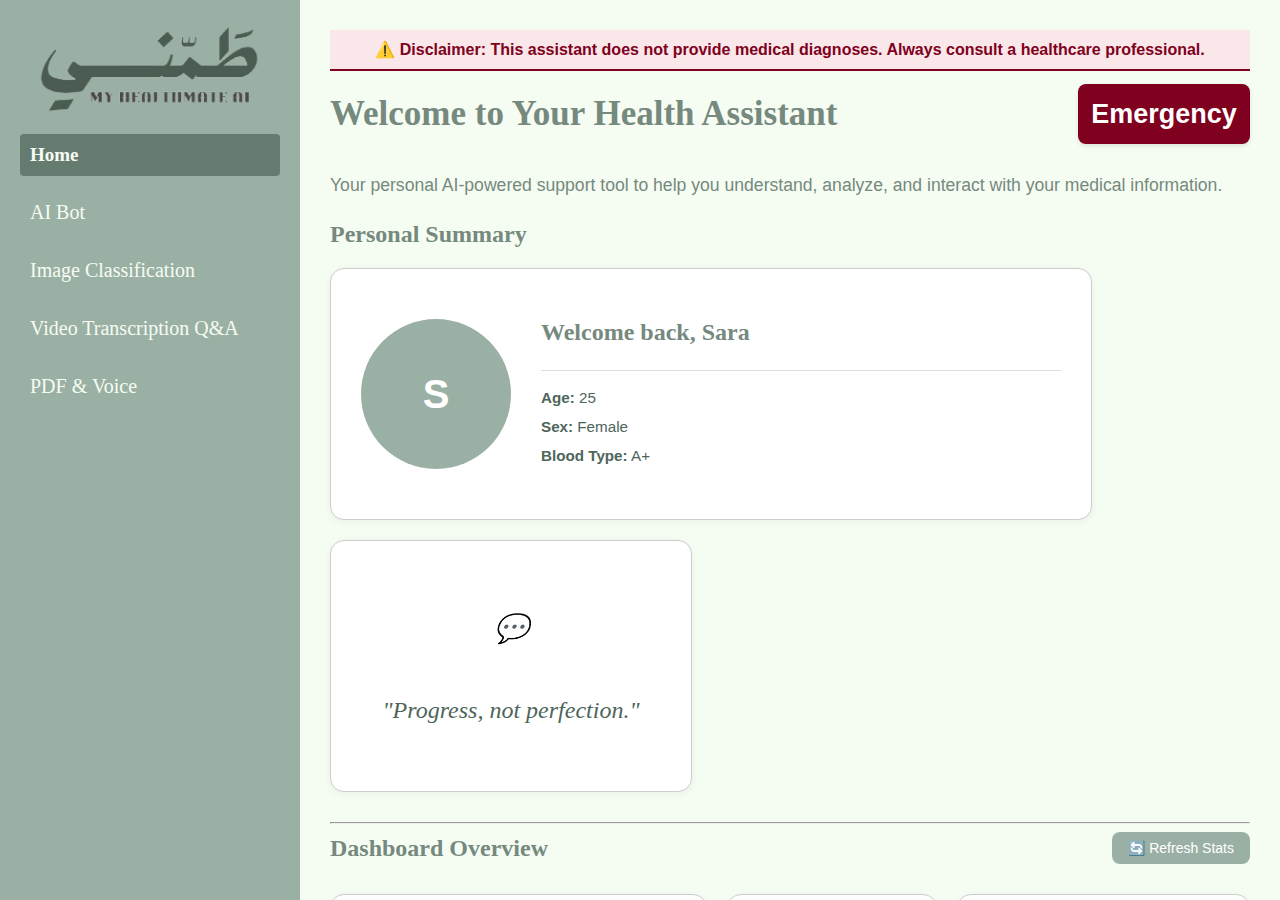
<file: templates/index.html>
<!DOCTYPE html>
<html lang="en">
<head>
  <meta charset="UTF-8" />
  <title>Health Assistant - Home</title>
  <link rel="stylesheet" href="/static/main.css" />
</head>
<body>
  <div class="container">
    <aside class="sidebar">
      <img src="/static/images/WN2.png" alt="Health Assistant Logo" class="sidebar-logo" />
      
    <!-- Sidebar -->
      <nav>
        <a href="/index" class="active">Home</a>
        <a href="/aiBot" >AI Bot</a>
        <a href="/imageClassification">Image Classification</a>
        <a href="/videoTranscribe">Video Transcription Q&A</a>
        <a href="/pdfVoice">PDF & Voice</a>
      </nav>
    </aside>

    <main class="content">
      <div class="disclaimer">
        ⚠️ Disclaimer: This assistant does not provide medical diagnoses. Always consult a healthcare professional.
      </div>
      <div class="header-with-button">
        <h1 style="font-family: Georgia, serif;  font-size: 35px">Welcome to Your Health Assistant</h1>
        <a href="" class="emergency-button">Emergency</a>
      </div>
      <p class="intro">
        Your personal AI-powered support tool to help you understand, analyze, and interact with your medical information.
      </p>

      <!-- Personal Section -->
      <h2 style="font-family: Georgia, serif;">Personal Summary</h2>
      <div class="profile-row">
        <div class="profile-card personal-card">
          <div class="avatar-circle">S</div>
          <div class="profile-info">
            <h2 style="font-family: Georgia, serif;">Welcome back, Sara</h2>
            <hr />
            <p><strong>Age:</strong> 25</p>
            <p><strong>Sex:</strong> Female</p>
            <p><strong>Blood Type:</strong> A+</p>
          </div>
        </div>

        <div class="quote-box">
          <h3>💬</h3>
          <p id="quoteText" style="font-family: Georgia, serif;">"Your health is your greatest wealth."</p>
        </div>
      </div>

      <hr />

      <!-- Dashboard Section -->
      <div class="dashboard-header">
        <h2 style="font-family: Georgia, serif;">Dashboard Overview</h2>
        <button id="refreshBtn">🔄 Refresh Stats</button>
      </div>
      

      <div class="dashboard-row">
        <div class="metric-card wide-card">
          <h3>Total Uploads</h3>
          <div class="upload-bars">
            <div class="upload-row">
              <span>PDFs</span>
              <div class="bar" style="--value: 80%"></div>
              <span class="count">8</span>
            </div>
            <div class="upload-row">
              <span>Voice Notes</span>
              <div class="bar" style="--value: 65%"></div>
              <span class="count">6</span>
            </div>
            <div class="upload-row">
              <span>Images</span>
              <div class="bar" style="--value: 45%"></div>
              <span class="count">4</span>
            </div>
            <div class="upload-row">
              <span>YouTube</span>
              <div class="bar" style="--value: 30%"></div>
              <span class="count">3</span>
            </div>
          </div>
        </div>
      
        <div class="metric-card narrow-card">
          <h3>Last Activity</h3>
          <p id="lastActive">Just now</p>
        </div>
      
        <div class="metric-card activity-card">
          <h3>Recent Activity</h3>
          <ul class="activity-list">
            <li><span class="time">12:05 PM</span> – Transcribed a voice note</li>
            <li><span class="time">11:42 AM</span> – Uploaded PDF for analysis</li>
            <li><span class="time">11:10 AM</span> – Asked a question about video</li>
          </ul>
        </div>
      </div>
      

      <br>
      <hr />

      <!-- Feature Cards -->
      <h2 style="font-family: Georgia, serif;">Health Assistant Features</h2>
      <div class="dashboard-cards">
        <div class="card" onclick="location.href='aiBot.html'">
          <h3>AI Chat Assistant</h3>
          <p>Chat with your health AI and get instant answers.</p>
        </div>

        <div class="card" onclick="location.href='imageClassification.html'">
          <h3>Image Classification</h3>
          <p>Upload medical images and receive intelligent classifications.</p>
        </div>

        <div class="card" onclick="location.href='videoTranscribe.html'">
          <h3>Video Transcription + Q&A</h3>
          <p>Convert videos to text and ask questions based on the content.</p>
        </div>

        <div class="card" onclick="location.href='pdfVoice.html'">
          <h3>PDF & Voice Notes Analysis</h3>
          <p>Upload medical PDFs or voice notes and interact with them using AI.</p>
        </div>
      </div>
    </main>
  </div>

  <script>
    const refreshBtn = document.getElementById("refreshBtn");
    const lastActive = document.getElementById("lastActive");

    refreshBtn.addEventListener("click", () => {
      const now = new Date().toLocaleString();
      lastActive.textContent = now;
    });

    const quotes = [
      "Your health is your greatest wealth.",
      "Small steps every day lead to big results.",
      "Rest and self-care are productive too.",
      "Healing is not linear — be kind to yourself.",
      "Your body hears everything your mind says.",
      "Progress, not perfection.",
      "You are doing better than you think.",
      "Take care of your body, it’s the only place you have to live.",
      "Listening to your body is an act of self-respect.",
      "Stay positive. Your health journey is worth it."
    ];

    const quoteText = document.getElementById("quoteText");
    const randomIndex = Math.floor(Math.random() * quotes.length);
    quoteText.textContent = `"${quotes[randomIndex]}"`;
  </script>
</body>
</html>
</file>
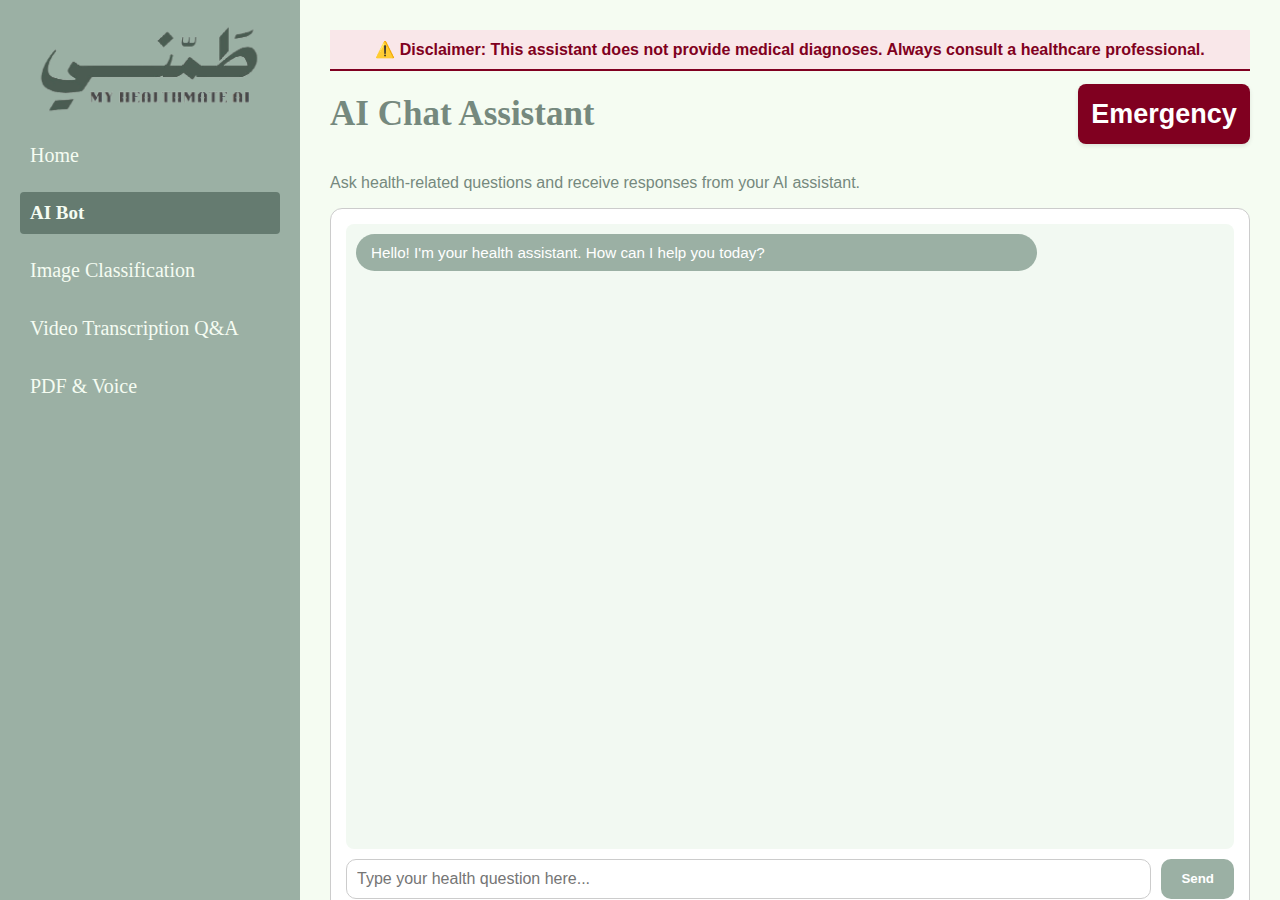
<file: templates/aiBot.html>
<!DOCTYPE html>
<html lang="en">
<head>
  <meta charset="UTF-8" />
  <title>AI Chat Assistant</title>
  <link rel="stylesheet" href="/static/main.css" />
  <link rel="stylesheet" href="/static/aiBot.css" />
</head>
<body>
  <div class="container">
    <!-- Sidebar -->
    <aside class="sidebar">
      <img src="/static/images/WN2.png" alt="Health Assistant Logo" class="sidebar-logo" />
      <nav>
        <a href="/index">Home</a>
        <a href="/aiBot" class="active">AI Bot</a>
        <a href="/imageClassification">Image Classification</a>
        <a href="/videoTranscribe">Video Transcription Q&A</a>
        <a href="/pdfVoice">PDF & Voice</a>
      </nav>
    </aside>

    <!-- Content -->
    <main class="content">
      <div class="disclaimer">
        ⚠️ Disclaimer: This assistant does not provide medical diagnoses. Always consult a healthcare professional.
      </div>
      <div class="header-with-button">
        <h1 style="font-family: Georgia, serif;  font-size: 35px">AI Chat Assistant</h1>
        <a href="" class="emergency-button">Emergency</a>
      </div>
      <p>Ask health-related questions and receive responses from your AI assistant.</p>

      <div class="chat-box">
        <div id="chat-log" class="chat-log">
          <div class="chat-bubble bot">Hello! I'm your health assistant. How can I help you today?</div>
        </div>

        <form id="chat-form" class="chat-form">
          <input type="text" id="user-input" placeholder="Type your health question here..." required />
          <button type="submit">Send</button>
        </form>
      </div>
    </main>
  </div>

  <script>
      const form = document.getElementById('chat-form');
      const input = document.getElementById('user-input');
      const chatLog = document.getElementById('chat-log');
    
      form.addEventListener('submit', async (e) => {
        e.preventDefault();
        const userMsg = input.value.trim();
        if (!userMsg) return;
    
        const userBubble = document.createElement('div');
        userBubble.className = 'chat-bubble user';
        userBubble.textContent = userMsg;
        chatLog.appendChild(userBubble);
        chatLog.scrollTop = chatLog.scrollHeight;
    
        input.value = '';
    
        // Send to backend
        try {
          const res = await fetch('/ask', {
            method: 'POST',
            headers: {
              'Content-Type': 'application/json'
            },
            body: JSON.stringify({ message: userMsg })
          });
    
          const data = await res.json();
          const botBubble = document.createElement('div');
          botBubble.className = 'chat-bubble bot';
          botBubble.textContent = data.response || "Sorry, I couldn't understand that.";
          chatLog.appendChild(botBubble);
          chatLog.scrollTop = chatLog.scrollHeight;
        } catch (error) {
          console.error('Error:', error);
        }
      });
    </script>
</body>
</html>
</file>
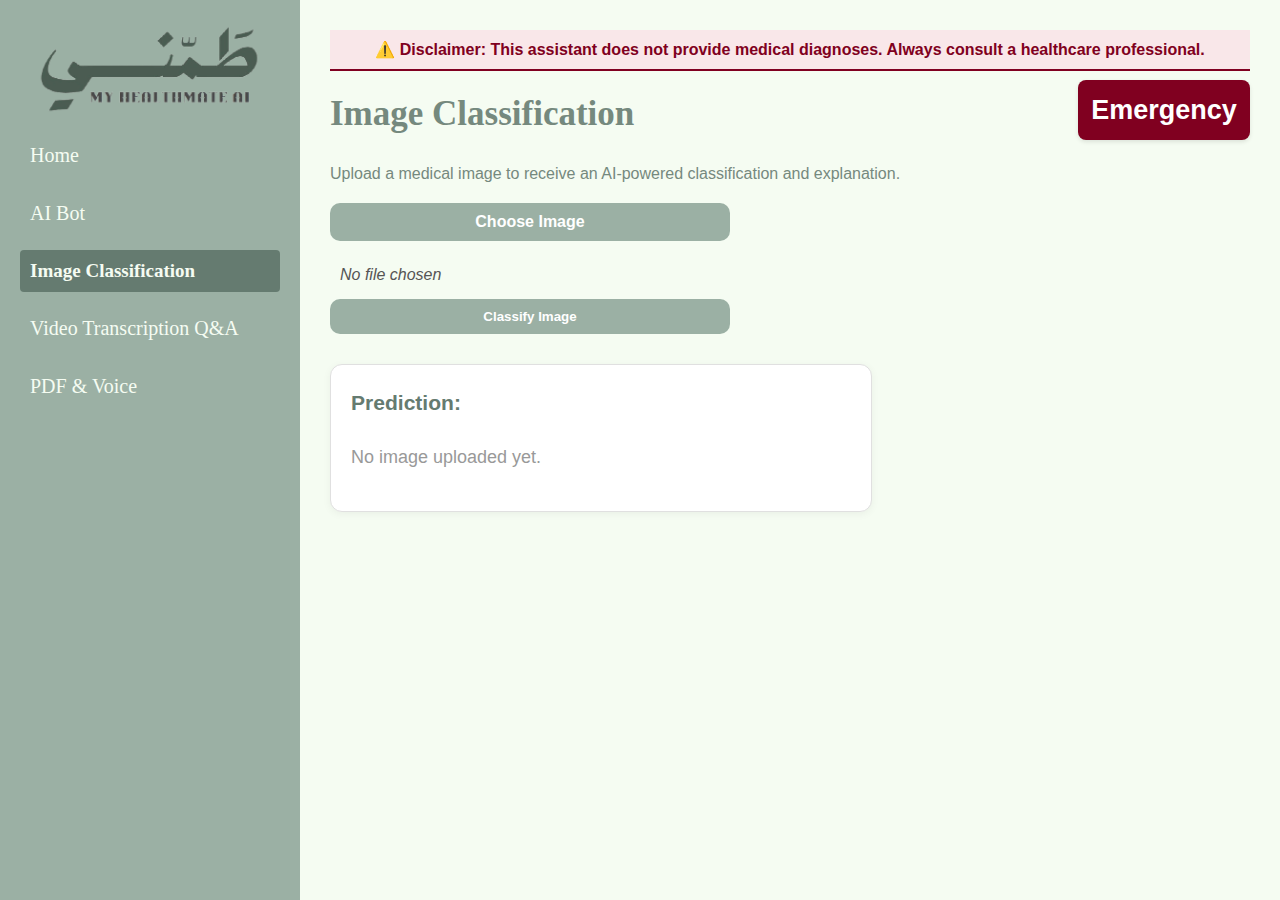
<file: templates/imageClassification.html>
<!DOCTYPE html>
<html lang="en">
<head>
  <meta charset="UTF-8" />
  <title>Image Classification</title>
  <link rel="stylesheet" href="/static/features.css" />
  <link rel="stylesheet" href="/static/imageClassification.css" />
  <link rel="stylesheet" href="/static/main.css" />
</head>
<body>
  <div class="container">
    <!-- Sidebar -->
    <aside class="sidebar">
      <img src="/static/images/WN2.png" alt="Health Assistant Logo" class="sidebar-logo" />
      <nav>
        <a href="/index">Home</a>
        <a href="/aiBot">AI Bot</a>
        <a href="/imageClassification" class="active">Image Classification</a>
        <a href="/videoTranscribe">Video Transcription Q&A</a>
        <a href="/pdfVoice">PDF & Voice</a>
      </nav>
    </aside>

    <!-- Content -->
    <main class="content">
      <div class="disclaimer">
        ⚠️ Disclaimer: This assistant does not provide medical diagnoses. Always consult a healthcare professional.
      </div>
      <div class="header-with-button">
        <h1 style="font-family: Georgia, serif;  font-size: 35px">Image Classification</h1>
        <a href="" class="emergency-button">Emergency</a>
      </div>
      <p>Upload a medical image to receive an AI-powered classification and explanation.</p>

      <form class="upload-form" id="uploadForm" enctype="multipart/form-data">
        <input type="file" id="image-file" name="file" accept="image/*" hidden required />
        <label for="image-file" class="file-label">Choose Image</label>
        <span id="image-name" class="file-name">No file chosen</span>
        <button type="submit">Classify Image</button>
      </form>

      <div class="result-box">
        <h3>Prediction:</h3>
        <p id="result-text" class="placeholder">No image uploaded yet.</p>
      </div>
    </main>
  </div>

  <script>
    const imageInput = document.getElementById("image-file");
    const imageName = document.getElementById("image-name");
    const uploadForm = document.getElementById("uploadForm");
    const resultText = document.getElementById("result-text");
  
    imageInput.addEventListener("change", () => {
      imageName.textContent = imageInput.files.length > 0
        ? imageInput.files[0].name
        : "No file chosen";
    });
  
    uploadForm.addEventListener("submit", async (e) => {
      e.preventDefault();
  
      const formData = new FormData(uploadForm);
      try {
        const response = await fetch("/classify-image", {
          method: "POST",
          body: formData
        });
        const data = await response.json();
  
        // ✅ Render formatted HTML response
        resultText.innerHTML = data.result;
        resultText.classList.remove("placeholder");
  
      } catch (err) {
        resultText.textContent = "⚠️ Error classifying image.";
        resultText.classList.add("error");
      }
    });
  </script>
  
</body>
</html>
</file>
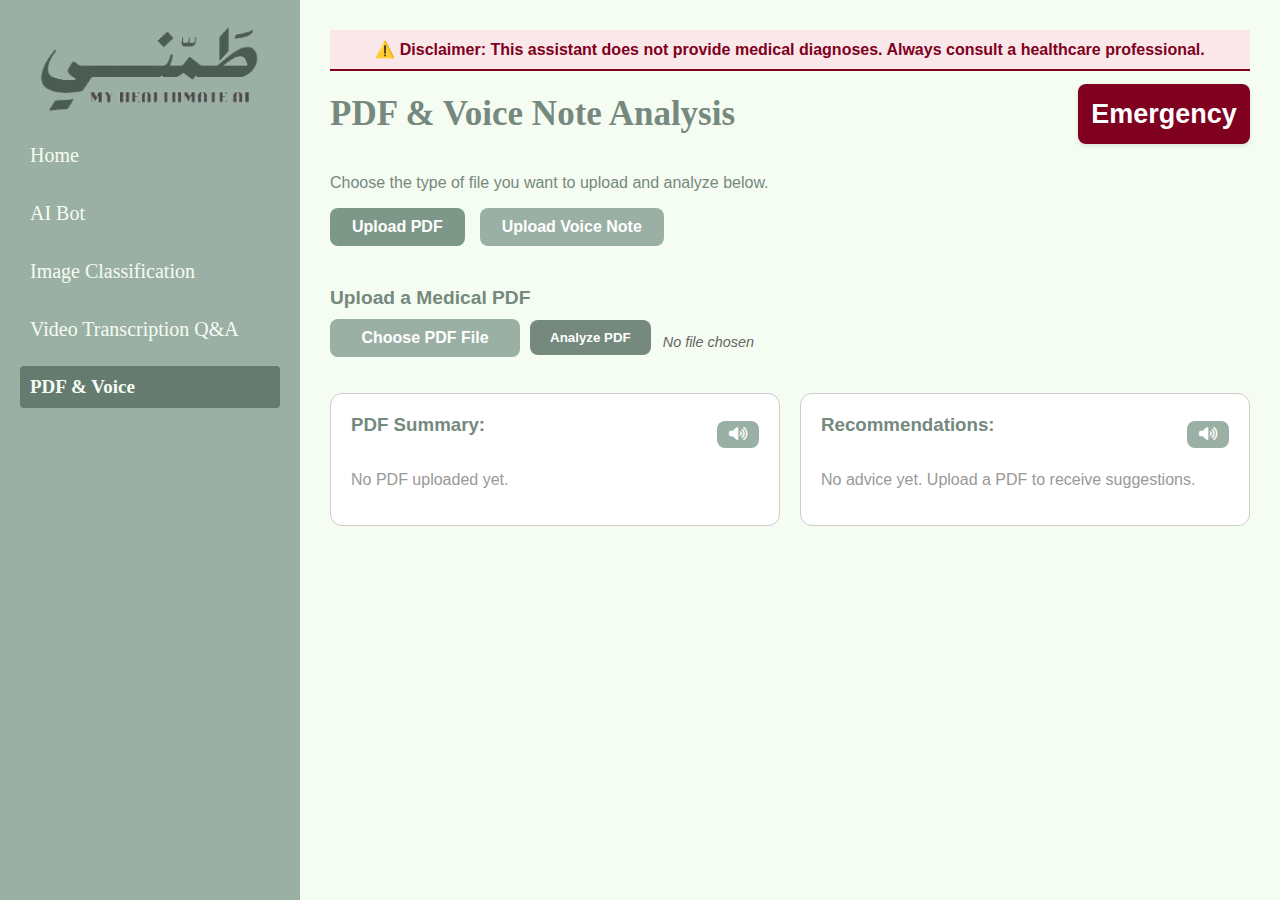
<file: templates/pdfVoice.html>
<!DOCTYPE html>
<html lang="en">
<head>
  <meta charset="UTF-8" />
  <title>PDF & Voice Note Analysis</title>
  <link rel="stylesheet" href="/static/main.css" />
  <link rel="stylesheet" href="/static/features.css" />
  <link rel="stylesheet" href="/static/pdfvoice.css" />
  <link rel="stylesheet" href="https://cdnjs.cloudflare.com/ajax/libs/font-awesome/6.5.0/css/all.min.css">
  <style>
    .file-row {
      display: flex;
      align-items: center;
      gap: 10px;
      flex-wrap: wrap;
      margin-bottom: 6px;
    }

    .file-name {
      display: block;
      font-style: italic;
      font-size: 0.9em;
      color: #666;
      margin-left: 2px;
    }
  </style>
</head>
<body>
  <div class="container">
    <!-- Sidebar -->
    <aside class="sidebar">
      <img src="/static/images/WN2.png" alt="Health Assistant Logo" class="sidebar-logo" />
      <nav>
        <a href="/index">Home</a>
        <a href="/aiBot">AI Bot</a>
        <a href="/imageClassification">Image Classification</a>
        <a href="/videoTranscribe">Video Transcription Q&A</a>
        <a href="/pdfVoice" class="active">PDF & Voice</a>
      </nav>
    </aside>

    <!-- Main Content -->
    <main class="content">
      <div class="disclaimer">
        ⚠️ Disclaimer: This assistant does not provide medical diagnoses. Always consult a healthcare professional.
      </div>
      <div class="header-with-button">
        <h1 style="font-family: Georgia, serif;  font-size: 35px">PDF & Voice Note Analysis</h1>
        <a href="" class="emergency-button">Emergency</a>
      </div>
      <p>Choose the type of file you want to upload and analyze below.</p>

      <!-- Toggle Tabs -->
      <div class="toggle-tabs">
        <button class="tab-btn active" data-target="pdf-tab">Upload PDF</button>
        <button class="tab-btn" data-target="voice-tab">Upload Voice Note</button>
      </div>

      <!-- === PDF Upload Section === -->
      <div id="pdf-tab" class="upload-tab active">
        <div class="flex-container">
          <div class="left-panel">
            <h2>Upload a Medical PDF</h2>
            <form class="upload-form">
              <input type="file" id="pdf-file" accept=".pdf" hidden required />
              <div class="file-row">
                <label for="pdf-file" class="file-label">Choose PDF File</label>
                <button type="submit">Analyze PDF</button>
              </div>
              <span id="pdf-name" class="file-name">No file chosen</span>
            </form>
          </div>
        </div>

        <div class="flex-row">
          <!-- PDF Summary -->
          <div class="result-box">
            <div class="heading-row">
              <h3>PDF Summary:</h3>
              <button onclick="readText('pdf-summary')">
                <i class="fa-solid fa-volume-high"></i>
              </button>
            </div>
            <p id="pdf-summary" class="placeholder">No PDF uploaded yet.</p>
          </div>

          <!-- PDF Advice -->
          <div class="result-box">
            <div class="heading-row">
              <h3>Recommendations:</h3>
              <button onclick="readText('pdf-advice')">
                <i class="fa-solid fa-volume-high"></i>
              </button>
            </div>
            <p id="pdf-advice" class="placeholder">No advice yet. Upload a PDF to receive suggestions.</p>
          </div>
        </div>
      </div> <!-- End PDF tab -->

      <!-- === Voice Upload Section === -->
      <div id="voice-tab" class="upload-tab">
        <div class="upload-form-block">
          <h2> Upload a Voice Note</h2>
          <form class="upload-form">
            <input type="file" id="voice-file" accept="audio/*" hidden required />
            <div class="file-row">
              <label for="voice-file" class="file-label">Choose Audio File</label>
              <button type="submit">Transcribe & Analyze</button>
            </div>
            <span id="voice-name" class="file-name">No file chosen</span>
          </form>
        </div>

        <div class="flex-row">
          <!-- Voice Summary -->
          <div class="result-box">
            <div class="heading-row">
              <h3>Voice Note Summary:</h3>
              <button onclick="readText('voice-summary')">
                <i class="fa-solid fa-volume-high"></i>
              </button>
            </div>
            <p id="voice-summary" class="placeholder">No audio uploaded yet.</p>
          </div>

          <!-- Voice Advice -->
          <div class="result-box">
            <div class="heading-row">
              <h3>Recommendations:</h3>
              <button onclick="readText('voice-advice')">
                <i class="fa-solid fa-volume-high"></i>
              </button>
            </div>
            <p id="voice-advice" class="placeholder">No advice yet. Upload a voice note to receive suggestions.</p>
          </div>
        </div>
      </div>
    </main>
  </div>

  <!-- JavaScript -->
  <script>
    // Tab toggle
    const tabs = document.querySelectorAll(".tab-btn");
    const tabContents = document.querySelectorAll(".upload-tab");

    tabs.forEach(tab => {
      tab.addEventListener("click", () => {
        tabs.forEach(btn => btn.classList.remove("active"));
        tabContents.forEach(tc => tc.classList.remove("active"));
        tab.classList.add("active");
        document.getElementById(tab.dataset.target).classList.add("active");
      });
    });

    // File name display
    const pdfInput = document.getElementById("pdf-file");
    const pdfName = document.getElementById("pdf-name");
    pdfInput.addEventListener("change", () => {
      pdfName.textContent = pdfInput.files.length > 0 ? pdfInput.files[0].name : "No file chosen";
    });

    const voiceInput = document.getElementById("voice-file");
    const voiceName = document.getElementById("voice-name");
    voiceInput.addEventListener("change", () => {
      voiceName.textContent = voiceInput.files.length > 0 ? voiceInput.files[0].name : "No file chosen";
    });

    // PDF submission
    document.querySelector("#pdf-tab .upload-form").addEventListener("submit", async function (e) {
      e.preventDefault();
      const formData = new FormData();
      formData.append("pdf_file", pdfInput.files[0]);

      document.getElementById("pdf-summary").textContent = "⏳ Summarizing PDF...";
      document.getElementById("pdf-advice").textContent = "⏳ Generating advice...";

      const res = await fetch("/analyze-pdf", {
        method: "POST",
        body: formData
      });

      const data = await res.json();
      document.getElementById("pdf-summary").textContent = data.summary || "❌ Failed to summarize.";
      document.getElementById("pdf-advice").textContent = data.advice || "❌ No advice generated.";
    });

    // Voice submission
    document.querySelector("#voice-tab .upload-form").addEventListener("submit", async function (e) {
      e.preventDefault();
      const formData = new FormData();
      formData.append("audio_file", voiceInput.files[0]);

      document.getElementById("voice-summary").textContent = "⏳ Transcribing audio...";
      document.getElementById("voice-advice").textContent = "⏳ Generating advice...";

      const res = await fetch("/transcribe-audio", {
        method: "POST",
        body: formData
      });

      const data = await res.json();
      document.getElementById("voice-summary").textContent = data.transcription || "❌ Failed to transcribe.";
      document.getElementById("voice-advice").textContent = data.advice || "❌ No advice generated.";
    });

    // Read aloud
    let currentUtterance = null;
let currentReadingId = null;

function readText(id) {
  const element = document.getElementById(id);
  if (!element) return;

  const text = element.textContent;

  // If the same section is being read again → stop it
  if (speechSynthesis.speaking && currentReadingId === id) {
    speechSynthesis.cancel();
    currentUtterance = null;
    currentReadingId = null;
    return;
  }

  // If something else is speaking → stop it first
  speechSynthesis.cancel();

  const utterance = new SpeechSynthesisUtterance(text);
  utterance.lang = "en-US";

  currentUtterance = utterance;
  currentReadingId = id;

  speechSynthesis.speak(utterance);

  // Reset state when done
  utterance.onend = () => {
    currentUtterance = null;
    currentReadingId = null;
  };
}

  </script>
</body>
</html>
</file>
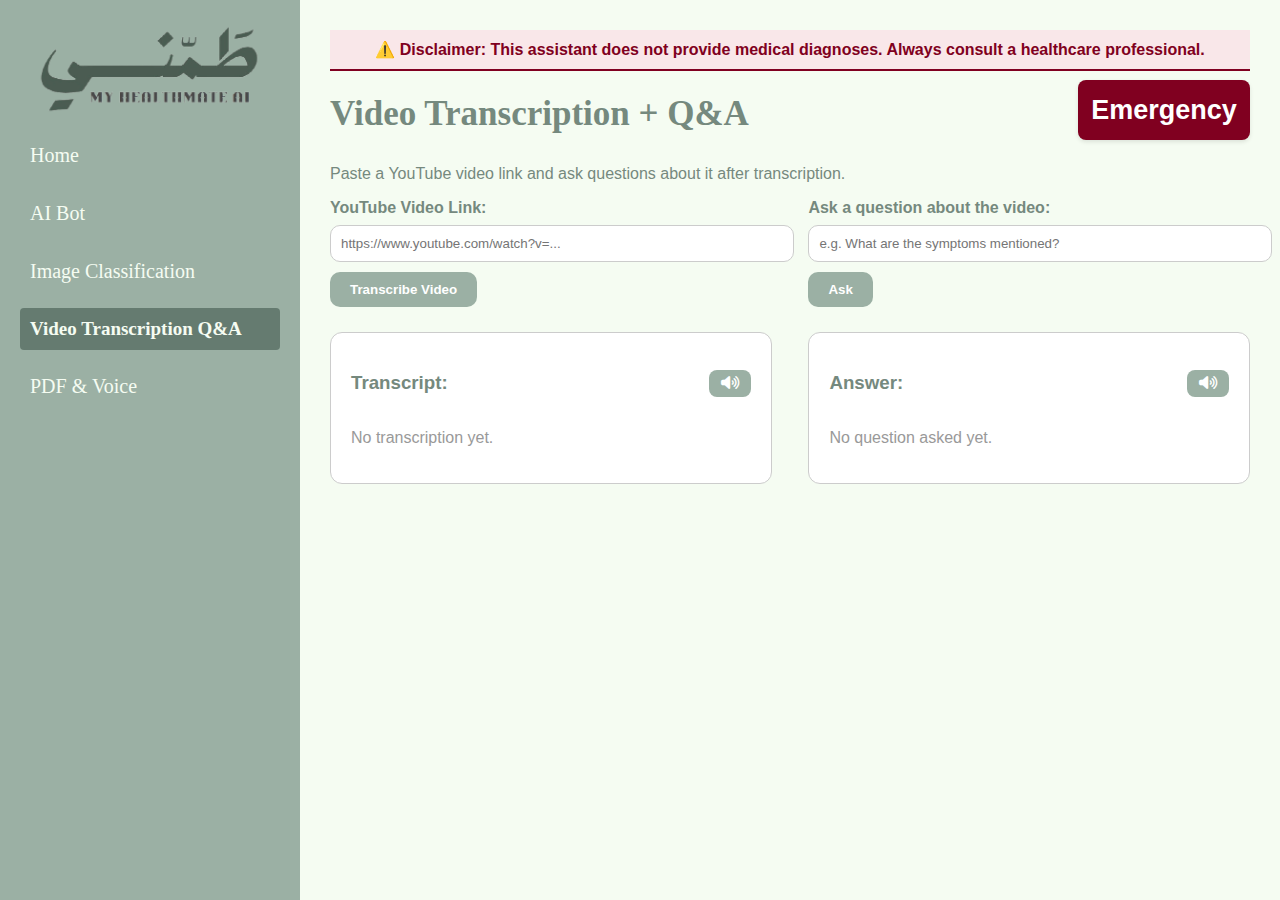
<file: templates/videoTranscribe.html>
<!DOCTYPE html>
<html lang="en">
<head>
  <meta charset="UTF-8" />
  <title>Video Transcription + Q&A</title>
  <link rel="stylesheet" href="/static/features.css" />
  <link rel="stylesheet" href="/static/videoTranscribe.css" />
  <link rel="stylesheet" href="/static/main.css" />
  <link rel="stylesheet" href="https://cdnjs.cloudflare.com/ajax/libs/font-awesome/6.5.0/css/all.min.css">
</head>
<body>
  <div class="container">
    <!-- Sidebar -->
    <aside class="sidebar">
      <img src="/static/images/WN2.png" alt="Health Assistant Logo" class="sidebar-logo" />
      <nav>
        <a href="/index">Home</a>
        <a href="/aiBot">AI Bot</a>
        <a href="/imageClassification">Image Classification</a>
        <a href="/videoTranscribe" class="active">Video Transcription Q&A</a>
        <a href="/pdfVoice">PDF & Voice</a>
      </nav>
    </aside>

    <!-- Main Content -->
    <main class="content">
      <div class="disclaimer">
        ⚠️ Disclaimer: This assistant does not provide medical diagnoses. Always consult a healthcare professional.
      </div>
      <div class="header-with-button">
        <h1 style="font-family: Georgia, serif;  font-size: 35px">Video Transcription + Q&A</h1>
        <a href="" class="emergency-button">Emergency</a>
      </div>
      <p>Paste a YouTube video link and ask questions about it after transcription.</p>

      <div class="flex-row">
        <!-- Left: Transcription -->
        <div class="video-column">
          <form class="video-form">
            <label for="youtube-url">YouTube Video Link:</label>
            <input type="url" id="youtube-url" name="youtube_url" placeholder="https://www.youtube.com/watch?v=..." required />
            <button type="submit">Transcribe Video</button>
          </form>

          <div class="result-box">
            <div class="heading-row">
              <h3>Transcript:</h3>
              <button onclick="readText('transcript-text')">
                <i class="fa-solid fa-volume-high"></i>
              </button>
            </div>
            <p id="transcript-text" class="placeholder">No transcription yet.</p>
          </div>
        </div>

        <!-- Right: Q&A -->
        <div class="qa-column">
          <form class="qa-form">
            <label for="question">Ask a question about the video:</label>
            <input type="text" id="question" name="question" placeholder="e.g. What are the symptoms mentioned?" required />
            <button type="submit">Ask</button>
          </form>

          <div class="answer-box">
            <div class="heading-row">
              <h3>Answer:</h3>
              <button onclick="readText('answer-text')">
                <i class="fa-solid fa-volume-high"></i>
              </button>
            </div>
            <p id="answer-text" class="placeholder">No question asked yet.</p>
          </div>
        </div>
      </div>
    </main>
  </div>

  <script>
    const videoForm = document.querySelector(".video-form");
    const qaForm = document.querySelector(".qa-form");
    const transcriptEl = document.getElementById("transcript-text");
    const answerEl = document.getElementById("answer-text");

    videoForm.addEventListener("submit", async (e) => {
      e.preventDefault();
      const url = document.getElementById("youtube-url").value.trim();
      const formData = new FormData();
      formData.append("youtube_url", url);

      transcriptEl.textContent = "⏳ Transcribing...";
      answerEl.textContent = "Awaiting question...";

      const response = await fetch("/transcribe_video", {
        method: "POST",
        body: formData,
      });
      const data = await response.json();
      transcriptEl.textContent = data.transcript || "Failed to transcribe.";
    });

    qaForm.addEventListener("submit", async (e) => {
      e.preventDefault();
      const questionText = document.getElementById("question").value.trim();
      const formData = new FormData();
      formData.append("question", questionText);

      answerEl.textContent = "⏳ Thinking...";

      const response = await fetch("/ask_video_question", {
        method: "POST",
        body: formData,
      });
      const data = await response.json();
      answerEl.textContent = data.answer || "No answer found.";
    });

    let currentUtterance = null;
    function readText(elementId) {
      const text = document.getElementById(elementId).textContent;
      if (window.speechSynthesis.speaking) {
        window.speechSynthesis.cancel();
        currentUtterance = null;
        return;
      }
      currentUtterance = new SpeechSynthesisUtterance(text);
      currentUtterance.lang = "en-US";
      window.speechSynthesis.speak(currentUtterance);
    }
  </script>
</body>
</html>
</file>
<file: static/main.css>
/* ========== Base Styles ========== */
body {
  margin: 0;
  font-family: 'Segoe UI', sans-serif;
  background-color: #F5FCF2;
  color: #75897E;
}

.container {
  display: flex;
  height: 100vh;
}

/* ========== Sidebar Styles ========== */
.sidebar {
  max-width: 300px;
  min-width: 300px;
  background-color: #9BB0A4;
  color: #F5FCF2;
  padding: 20px;
  box-sizing: border-box;
  font-size: 20px;
  font-family: Georgia, serif;
}


.sidebar nav a {
  display: block;
  color: #F5FCF2;
  text-decoration: none;
  margin-bottom: 15px;
  padding: 10px;
  border-radius: 4px;
  transition: background-color 0.2s;
}

.sidebar nav a:hover {
  background-color: #657b70;
}

.sidebar nav a.active {
  background-color: #657b70;
  font-weight: bold;
  font-size: 19px;
}

.sidebar-logo {
  width: 230px;
  margin: 0 auto 20px;
  display: block;
}


/* ========== Main Content Area ========== */
.content {
  flex-grow: 1;
  padding: 30px;
  overflow-x: hidden;
}

.tool-section {
  display: none;
}

.tool-section.active {
  display: block;
}

.intro {
  margin-bottom: 25px;
  font-size: 1.1em;
  color: #75897E;
}

/* ========== Dashboard Header ========== */
.dashboard-header {
  display: flex;
  justify-content: space-between; /* space between h2 and button */
  align-items: center;            /* vertically center */
  margin-bottom: 20px;
}

.dashboard-header h2 {
  font-size: 24px;
  margin: 0;
}

.metric-card {
  background-color: #ffffff;
  border-radius: 16px;
  box-shadow: 0 4px 12px rgba(0, 0, 0, 0.06);
  padding: 20px;
  flex: 1;
  min-width: 280px;
  max-width: 100%;
}

.wide-card {
  flex: 2;
}

.narrow-card {
  flex: 1;
}

.activity-card {
  flex: 1.5;
}

.metric-card h3 {
  margin-bottom: 16px;
  font-size: 20px;
  font-family: 'Segoe UI', sans-serif;
}

.upload-bars .upload-row {
  display: flex;
  align-items: center;
  justify-content: space-between;
  margin-bottom: 10px;
}

.upload-row .bar {
  flex: 1;
  height: 10px;
  background-color: #dbe7df;
  border-radius: 6px;
  margin: 0 10px;
  position: relative;
  overflow: hidden;
}

.upload-row .bar::before {
  content: "";
  position: absolute;
  height: 100%;
  width: var(--value);
  background-color: #9BB0A4;
  border-radius: 6px;
  transition: width 0.4s ease;
}

.count {
  font-weight: bold;
  color: #75897E;
}

.activity-list {
  list-style: none;
  padding: 0;
  margin: 0;
}

.activity-list li {
  margin-bottom: 10px;
  font-size: 14px;
  color: #4d4d4d;
}

.time {
  color: #9BB0A4;
  font-weight: 600;
  margin-right: 6px;
}


/* ========== Refresh Button ========== */
#refreshBtn {
  background-color: #9BB0A4;
  border: none;
  color: white;
  padding: 8px 16px;
  border-radius: 8px;
  font-size: 14px;
  cursor: pointer;
  transition: background-color 0.3s;
}

#refreshBtn:hover {
  background-color: #839d90;
}

/* ========== Profile Section ========== */
.profile-row {
  display: flex;
  flex-wrap: wrap;
  gap: 20px;
  margin-bottom: 30px;
}

.profile-card {
  width: 700px;
  height: 200px;
  display: flex;
  align-items: center;
  gap: 30px;
  background-color: #ffffff;
  border: 1px solid #ccc;
  border-radius: 14px;
  padding: 25px 30px;
  box-shadow: 0 2px 8px rgba(0, 0, 0, 0.05);
}

.avatar-circle {
  width: 150px;
  height: 150px;
  background-color: #9BB0A4;
  color: white;
  font-weight: bold;
  font-size: 2.5rem;
  border-radius: 50%;
  display: flex;
  align-items: center;
  justify-content: center;
  flex-shrink: 0;
}

.profile-info {
  flex-grow: 1;
  display: flex;
  flex-direction: column;
  justify-content: center;
}

.profile-info h2 {
  margin: 0 0 12px;
  color: #75897E;
}

.profile-info p {
  margin: 6px 0;
  font-size: 0.95rem;
  color: #4e655a;
}

.profile-info hr {
  border: none;
  border-top: 1px solid #ddd;
  margin: 12px 0;
}

/* ========== Quote Box ========== */
.quote-box {
  width: 320px;
  height: 210px;
  background-color: #ffffff;
  border: 1px solid #ccc;
  border-radius: 14px;
  padding: 20px;
  box-shadow: 0 2px 8px rgba(0, 0, 0, 0.05);
  display: flex;
  flex-direction: column;
  justify-content: center;
  align-items: center;
  font-style: italic;
  font-size: 1.5rem;
  color: #4e655a;
  text-align: center;
}

/* ========== Dashboard Row Layout ========== */
.dashboard-row {
  display: flex;
  flex-wrap: wrap;
  gap: 20px;
  margin-top: 30px;
  align-items: stretch;
  
}

.wide-card {
  flex: 2;
  min-width: 300px;
  border: 1px solid #ccc;
  border-radius: 14px;
  padding: 20px;
  box-shadow: 0 2px 8px rgba(0, 0, 0, 0.05);
}

.narrow-card {
  flex: 1;
  min-width: 150px;
  display: flex;
  align-items: center;
  justify-content: center;
  flex-direction: column;
  border: 1px solid #ccc;
  border-radius: 14px;
  padding: 20px;
  box-shadow: 0 2px 8px rgba(0, 0, 0, 0.05);
}

.activity-card {
  flex: 1.5;
  min-width: 220px;
  display: flex;
  flex-direction: column;
  border: 1px solid #ccc;
  border-radius: 14px;
  padding: 20px;
  box-shadow: 0 2px 8px rgba(0, 0, 0, 0.05);
}

/* ========== Upload Breakdown ========== */
.upload-bars {
  margin-top: 25px;
  display: flex;
  flex-direction: column;
  gap: 12px;
  max-width: 600px;
}

.upload-row {
  display: flex;
  align-items: center;
  gap: 10px;
}

.upload-row span:first-child {
  width: 100px;
  font-weight: bold;
}

.bar {
  flex-grow: 1;
  height: 16px;
  background-color: #DCE9E2;
  border-radius: 10px;
  position: relative;
  overflow: hidden;
}

.bar::before {
  content: '';
  position: absolute;
  height: 100%;
  width: var(--value);
  background-color: #9BB0A4;
  border-radius: 10px 0 0 10px;
}

.count {
  font-weight: bold;
  color: #4e655a;
}

/* ========== Activity List ========== */
.activity-list {
  list-style: none;
  padding: 0;
  margin: 10px 0 0;
  font-size: 0.9rem;
}

.activity-list li {
  margin-bottom: 8px;
  color: #4e655a;
}

.activity-list .time {
  font-weight: bold;
  color: #9BB0A4;
}

/* ========== Feature Cards Section ========== */
.dashboard-cards {
  display: flex;
  flex-wrap: wrap;
  gap: 20px;
}

.card {
  background-color: #ffffff;
  border: 1px solid #ddd;
  border-radius: 10px;
  padding: 20px;
  width: 45%;
  height: 150px; /* optional: ensures consistent height */
  box-shadow: 0 2px 8px rgba(0, 0, 0, 0.05);
  transition: all 0.2s ease;
  cursor: pointer;

  /* Center content */
  display: flex;
  flex-direction: column;
  justify-content: center;
  align-items: center;
  text-align: center;
}


.card:hover {
  background-color: #e8f9e1;
  transform: translateY(-5px);
}

.card h3 {
  color: #75897E;
  margin-bottom: 5px;
  font-size: 22px;
}

.card p {
  color: #75897E;
  font-size: 17px;
}


.disclaimer {
  background-color: #f9e7e9; /* blush pink */
  color: #800020;            /* burgundy */
  text-align: center;
  padding: 10px 15px;
  font-size: 16px;
  font-weight: 600;
  border-bottom: 2px solid #800020;
}




.header-with-button {
  display: flex;
  justify-content: space-between;
  align-items: center;
}

.emergency-button {
  background-color: #800020; /* dark burgundy */
  color: #ffffff; /* white text */
  padding: 10px 16px;
  border: none;
  border-radius: 8px;
  text-decoration: none;
  font-weight: bold;
  box-shadow: 0 2px 4px rgba(0,0,0,0.1);
  transition: background-color 0.3s ease;
  width: 140px;
  height: 40px;
  display: flex;
  justify-content: center;
  align-items: center;
  font-size: 27px;
}

.emergency-button:hover {
  background-color: #d10000;
}
</file>
<file: static/aiBot.css>
.chat-box {
    display: flex;
    flex-direction: column;
    height: 75vh;
    border: 1px solid #ccc;
    border-radius: 12px;
    padding: 15px;
    background-color: #ffffff;
  }
  
  .chat-log {
    flex-grow: 1;
    overflow-y: auto;
    padding: 10px;
    margin-bottom: 10px;
    border-radius: 8px;
    background-color: #f2f9f2;
  }
  
  .chat-bubble {
    max-width: 75%;
    padding: 10px 15px;
    border-radius: 20px;
    margin-bottom: 10px;
    font-size: 0.95em;
  }
  
  .chat-bubble.user {
    background-color: #d0e6d9;
    align-self: flex-end;
    color: #2f3f37;
  }
  
  .chat-bubble.bot {
    background-color: #9BB0A4;
    color: #fff;
    align-self: flex-start;
  }
  
  .chat-form {
    display: flex;
    gap: 10px;
  }
  
  .chat-form input {
    flex-grow: 1;
    padding: 10px;
    border: 1px solid #ccc;
    border-radius: 10px;
    font-size: 1em;
  }
  
  .chat-form button {
    padding: 10px 20px;
    background-color: #9BB0A4;
    color: white;
    border: none;
    border-radius: 10px;
    font-weight: bold;
    cursor: pointer;
  }
  
  .chat-form button:hover {
    background-color: #7d9889;
  }
</file>
<file: static/features.css>
body {
    margin: 0;
    font-family: 'Segoe UI', sans-serif;
    background-color: #F5FCF2;
    color: #75897E;
  }
  
  .container {
    display: flex;
    height: 100vh;
    width: 100%;
  }
</file>
<file: static/imageClassification.css>
body {
    margin: 0;
    font-family: 'Segoe UI', sans-serif;
    background-color: #F5FCF2;
    color: #75897E;
  }
  
  .container {
    display: flex;
    height: 100vh;
  }
  
  .sidebar {
    width: 220px;
    background-color: #9BB0A4;
    color: #F5FCF2;
    padding: 20px;
    box-sizing: border-box;
  }
  
  .sidebar h2 {
    margin-bottom: 30px;
    font-size: 1.4em;
    color: #F5FCF2;
  }
  
  .sidebar nav a {
    display: block;
    color: #F5FCF2;
    text-decoration: none;
    margin-bottom: 15px;
    padding: 10px;
    border-radius: 4px;
  }
  
  .sidebar nav a:hover,
  .sidebar nav a.active {
    background-color: #8BA296;
  }
  
  .content {
    flex-grow: 1;
    padding: 30px;
    overflow-y: auto;
  }
  
  h1 {
    margin-bottom: 15px;
  }
  
  .upload-form {
    margin-top: 20px;
    margin-bottom: 30px;
    display: flex;
    flex-direction: column;
    gap: 15px;
    max-width: 400px;
  }
  
  .upload-form input[type="file"] {
    padding: 10px;
    background-color: #fff;
    border: 1px solid #ccc;
    border-radius: 10px;
  }
  
  .upload-form button {
    padding: 10px;
    background-color: #9BB0A4;
    color: white;
    font-weight: bold;
    border: none;
    border-radius: 10px;
    cursor: pointer;
  }
  
  .upload-form button:hover {
    background-color: #7d9889;
    
  }
  
  .result-box {
    max-width: 500px;
    margin-top: 20px;
    padding: 20px;
    background-color: #ffffff; /* White background like your dashboard cards */
    border: 1px solid #e0e0e0; /* Soft border */
    border-radius: 12px;
    box-shadow: 0 2px 8px rgba(0, 0, 0, 0.05); /* Soft subtle shadow */
    color: #444;
    font-size: 18px;
    line-height: 1.7;
    transition: all 0.3s ease;
  }
  
  .result-box strong {
    color: #3a6d5a; /* Soft green tone for medical headings */
    font-weight: 600;
  }
  
  
  
  .result-box h3 {
    margin-top: 0;
    color: #657b70

  }
  
  .placeholder {
    color: #999;
  }
  

  /* Styled File Input */
  .file-label {
    display: inline-flex;
    align-items: center;
    justify-content: center;
    background-color: #9BB0A4;
    color: white;
    padding: 10px 20px;
    border-radius: 10px;
    font-weight: bold;
    cursor: pointer;
    margin-bottom: 10px;
    text-align: center;
    min-width: 180px; /* optional: keeps width consistent */
  }
  
  
  .file-label:hover {
    background-color: #7d9889;
  }
  
  .file-name {
    margin-left: 10px;
    font-style: italic;
    color: #555;
  }
</file>
<file: static/pdfvoice.css>
.toggle-tabs {
  display: flex;
  gap: 15px;
  margin-bottom: 25px;
}

.tab-btn {
  padding: 10px 22px;
  background-color: #9BB0A4;
  color: white;
  font-weight: bold;
  border: none;
  border-radius: 8px;
  cursor: pointer;
  font-size: 1em;
}

.tab-btn.active {
  background-color: #7d9889;
}

.upload-tab {
  display: none;
}

.upload-tab.active {
  display: block;
  margin-top: 25px;
}

.flex-container {
  display: flex;
  justify-content: space-between;
  gap: 40px;
  flex-wrap: wrap;
  align-items: flex-start;
}

.left-panel,
.right-panel {
  flex: 1;
  min-width: 350px;
  max-width: 48%;
}

.right-panel {

  margin-top: 60px; /* 👈 Pushes the right panel downward */
}


.upload-form {
  margin-bottom: 20px;
  display: flex;
  align-items: center;
  flex-wrap: wrap;
  gap: 10px;
}

.upload-form input[type="file"] {
  display: none;
}

.file-label {
  display: inline-flex;
  justify-content: center;
  align-items: center;
  background-color: #9BB0A4;
  color: white;
  padding: 10px 18px;
  border-radius: 10px;
  font-weight: bold;
  cursor: pointer;
  min-width: 160px;
}

.file-label:hover {
  background-color: #7d9889;
}

.file-name {
  font-style: italic;
  color: #555;
  margin-right: auto;
  max-width: 200px;
  overflow: hidden;
  text-overflow: ellipsis;
  white-space: nowrap;
}

.upload-form button {
  padding: 10px 18px;
  background-color: #9BB0A4;
  color: white;
  border: none;
  border-radius: 10px;
  font-weight: bold;
  cursor: pointer;
}

.upload-form button:hover {
  background-color: #7d9889;
}

.result-box {
  background-color: #ffffff;
  border: 1px solid #ccc;
  padding: 20px;
  border-radius: 12px;
  max-width: 100%;
  margin-top: 10px;
}

.result-box h3 {
  margin-top: 0;
}

.placeholder {
  color: #999;
}

.left-panel h2,
.right-panel h2 {
  margin-bottom: 10px;
  font-size: 1.2rem;
  display: flex;
  align-items: center;
  gap: 8px;
}




form button {
  padding: 10px 20px;
  background-color: #9BB0A4;
  color: white;
  border: none;
  border-radius: 10px;
  font-weight: bold;
  cursor: pointer;
}

form button:hover {
  background-color: #7d9889;
}

.result-box,
.answer-box {
  background-color: #fff;
  border: 1px solid #ccc;
  padding: 20px;
  border-radius: 12px;
  max-width: 600px;
  margin-bottom: 20px;
}

.placeholder {
  color: #999;
}

.flex-row {
  display: flex;
  justify-content: space-between;
  gap: 30px;
  flex-wrap: wrap;
}

.video-column,
.qa-column {
  flex: 1;
  min-width: 300px;
  max-width: 48%;
}

.heading-row {
  display: flex;
  align-items: center;
  justify-content: space-between;
  margin-bottom: 10px;
}

.heading-row button {
  padding: 6px 12px;
  background-color: #9BB0A4;
  color: white;
  border: none;
  border-radius: 8px;
  cursor: pointer;
}

.heading-row button:hover {
  background-color: #7d9889;
}

.heading-row button i {
  font-size: 1.1em;
  color: white;
}



.flex-row {
  display: flex;
  flex-wrap: wrap;
  gap: 20px;
  justify-content: space-between;
}

.result-box {
  flex: 1;
  min-width: 280px;
  max-width: 48%;
  background-color: #fff;
  border: 1px solid #ccc;
  padding: 20px;
  border-radius: 12px;
}


.file-row {
  display: flex;
  align-items: center;
  gap: 10px;
  flex-wrap: wrap;
  margin-bottom: 6px;
}

.file-label {
  background: #9BB0A4;
  color: white;
  padding: 10px 15px;
  border-radius: 8px;
  cursor: pointer;
  font-weight: bold;
}

.upload-form button[type="submit"] {
  padding: 10px 20px;
  background-color: #75897e;
  color: white;
  border: none;
  border-radius: 8px;
  font-weight: bold;
  cursor: pointer;
}

.upload-form button[type="submit"]:hover {
  background-color: #5f6f66;
}

.file-name {
  display: block;
  margin-top: 2px;
  font-style: italic;
  font-size: 0.9em;
  color: #666;
}
</file>
<file: static/videoTranscribe.css>
body {
  margin: 0;
  font-family: 'Segoe UI', sans-serif;
  background-color: #F5FCF2;
  color: #75897E;
}

.container {
  display: flex;
  height: 100vh;
}

.sidebar {
  width: 220px;
  background-color: #9BB0A4;
  color: #F5FCF2;
  padding: 20px;
  box-sizing: border-box;
}

.sidebar h2 {
  margin-bottom: 30px;
  font-size: 1.4em;
  color: #F5FCF2;
}

.sidebar nav a {
  display: block;
  color: #F5FCF2;
  text-decoration: none;
  margin-bottom: 15px;
  padding: 10px;
  border-radius: 4px;
}

.sidebar nav a:hover,
.sidebar nav a.active {
  background-color: #8BA296;
}

.content {
  flex-grow: 1;
  padding: 30px;
  overflow-y: auto;
}

h1 {
  margin-bottom: 15px;
}

form {
  margin-bottom: 25px;
  max-width: 600px;
}

form label {
  display: block;
  margin-bottom: 8px;
  font-weight: bold;
}

form input[type="url"],
form input[type="text"] {
  width: 100%;
  padding: 10px;
  border-radius: 10px;
  border: 1px solid #ccc;
  margin-bottom: 10px;
}

form button {
  padding: 10px 20px;
  background-color: #9BB0A4;
  color: white;
  border: none;
  border-radius: 10px;
  font-weight: bold;
  cursor: pointer;
}

form button:hover {
  background-color: #7d9889;
}

.result-box,
.answer-box {
  background-color: #fff;
  border: 1px solid #ccc;
  padding: 20px;
  border-radius: 12px;
  max-width: 600px;
  margin-bottom: 20px;
}

.placeholder {
  color: #999;
}

.flex-row {
  display: flex;
  justify-content: space-between;
  gap: 30px;
  flex-wrap: wrap;
}

.video-column,
.qa-column {
  flex: 1;
  min-width: 300px;
  max-width: 48%;
}

.heading-row {
  display: flex;
  align-items: center;
  justify-content: space-between;
  margin-bottom: 10px;
}

.heading-row button {
  padding: 6px 12px;
  background-color: #9BB0A4;
  color: white;
  border: none;
  border-radius: 8px;
  cursor: pointer;
}

.heading-row button:hover {
  background-color: #7d9889;
}

.heading-row button i {
  font-size: 1.1em;
  color: white;
}
</file>
